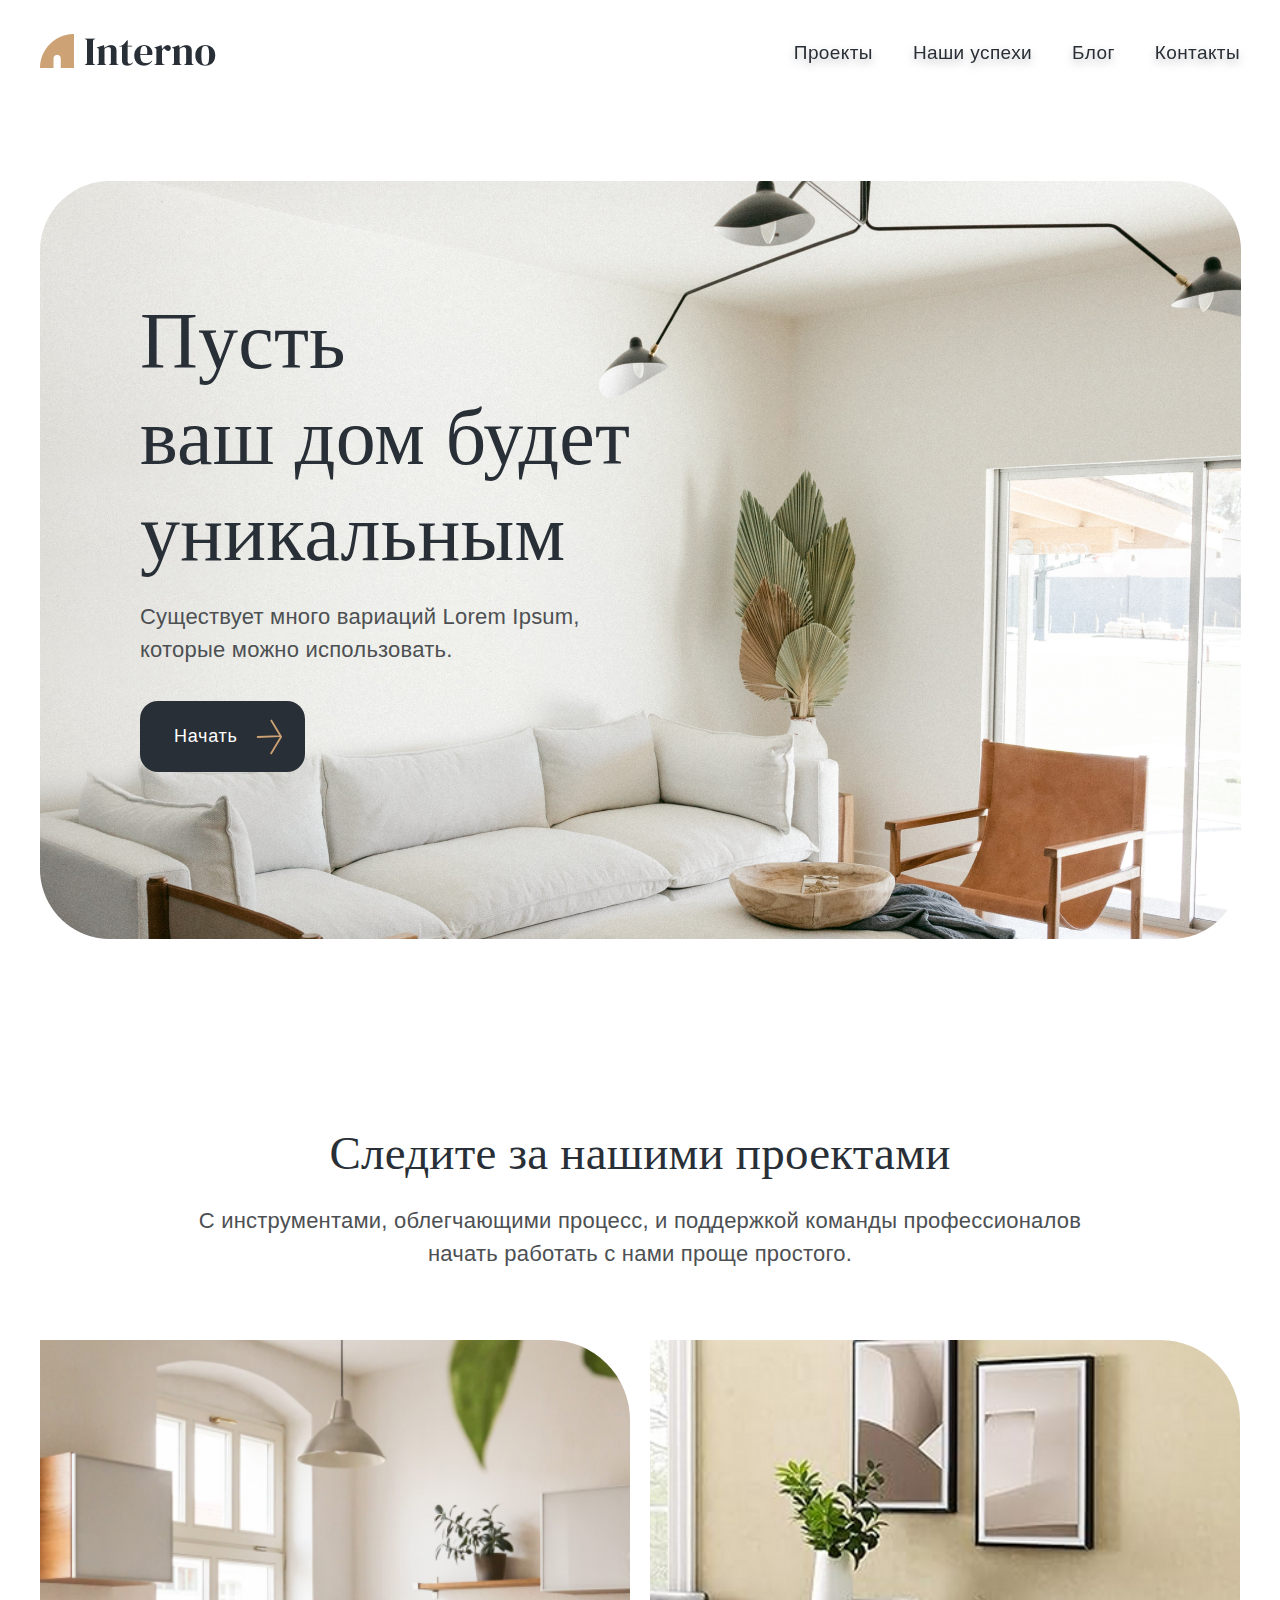
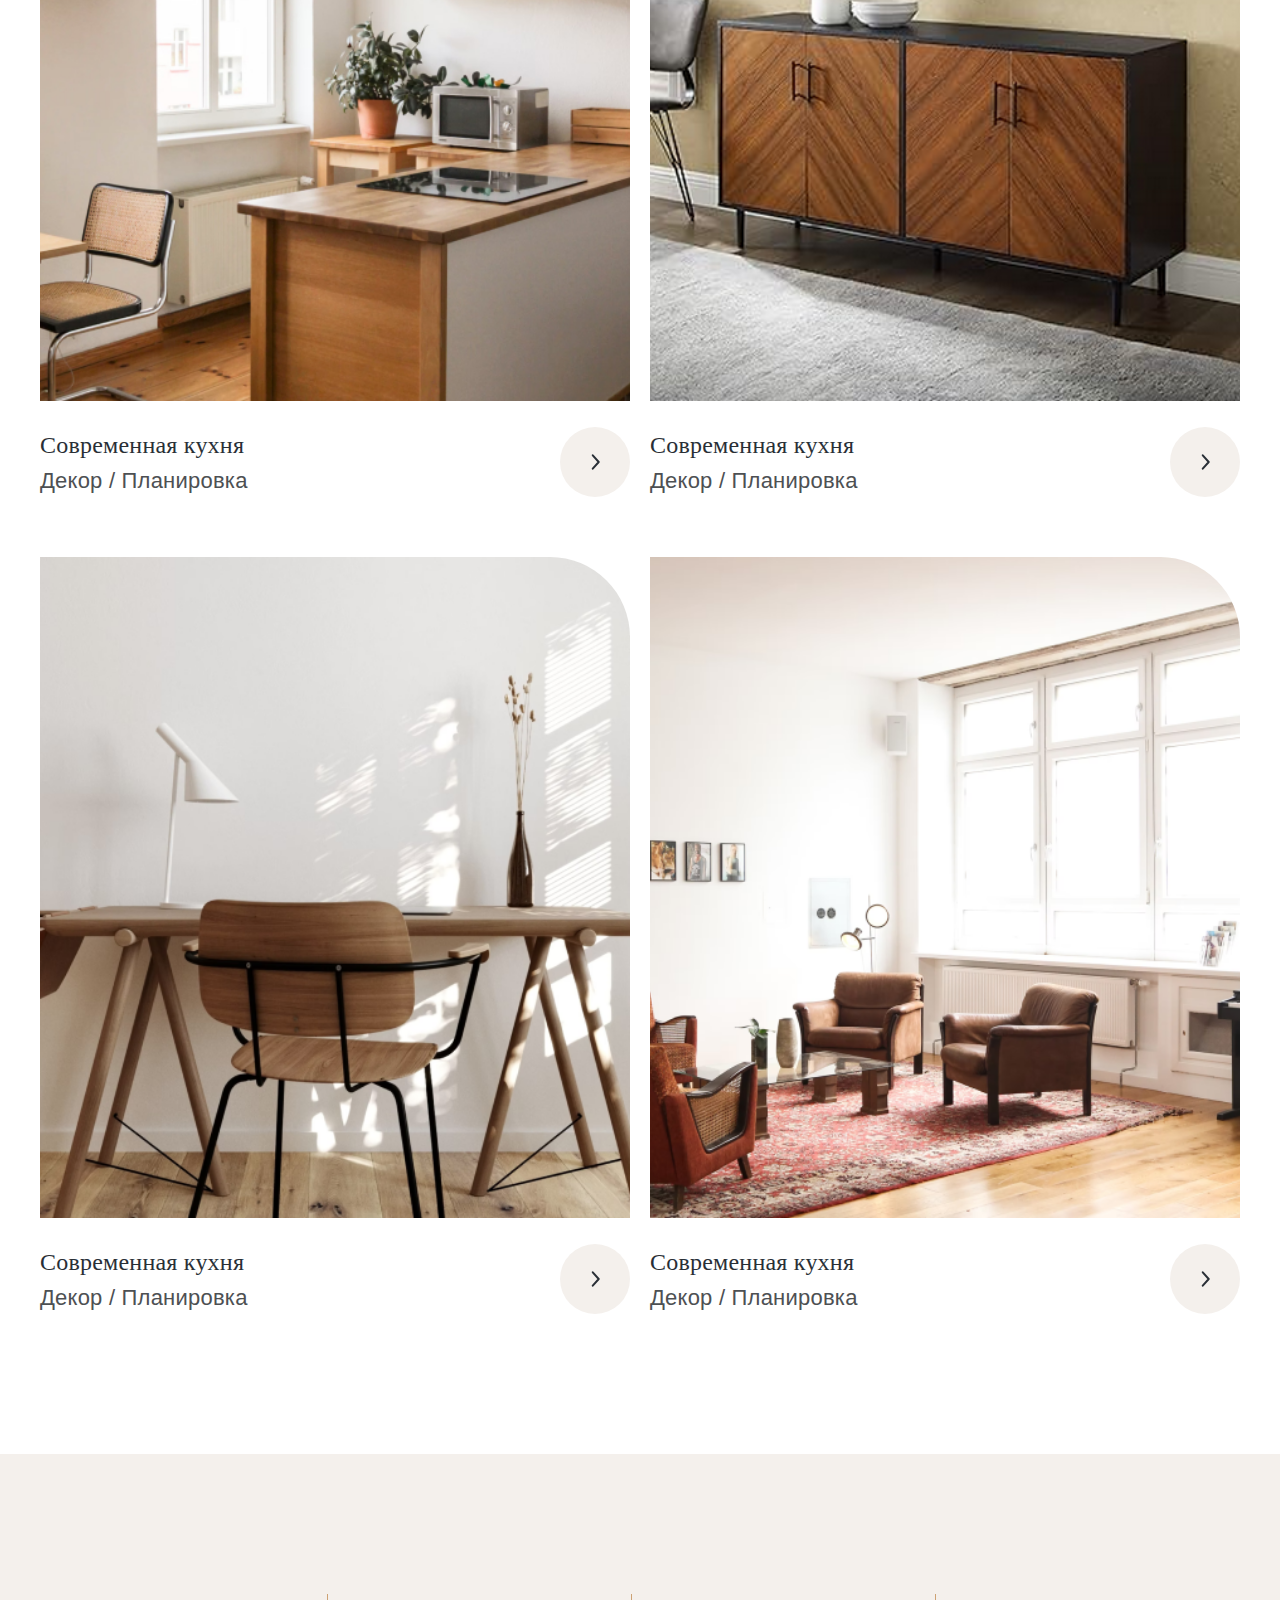
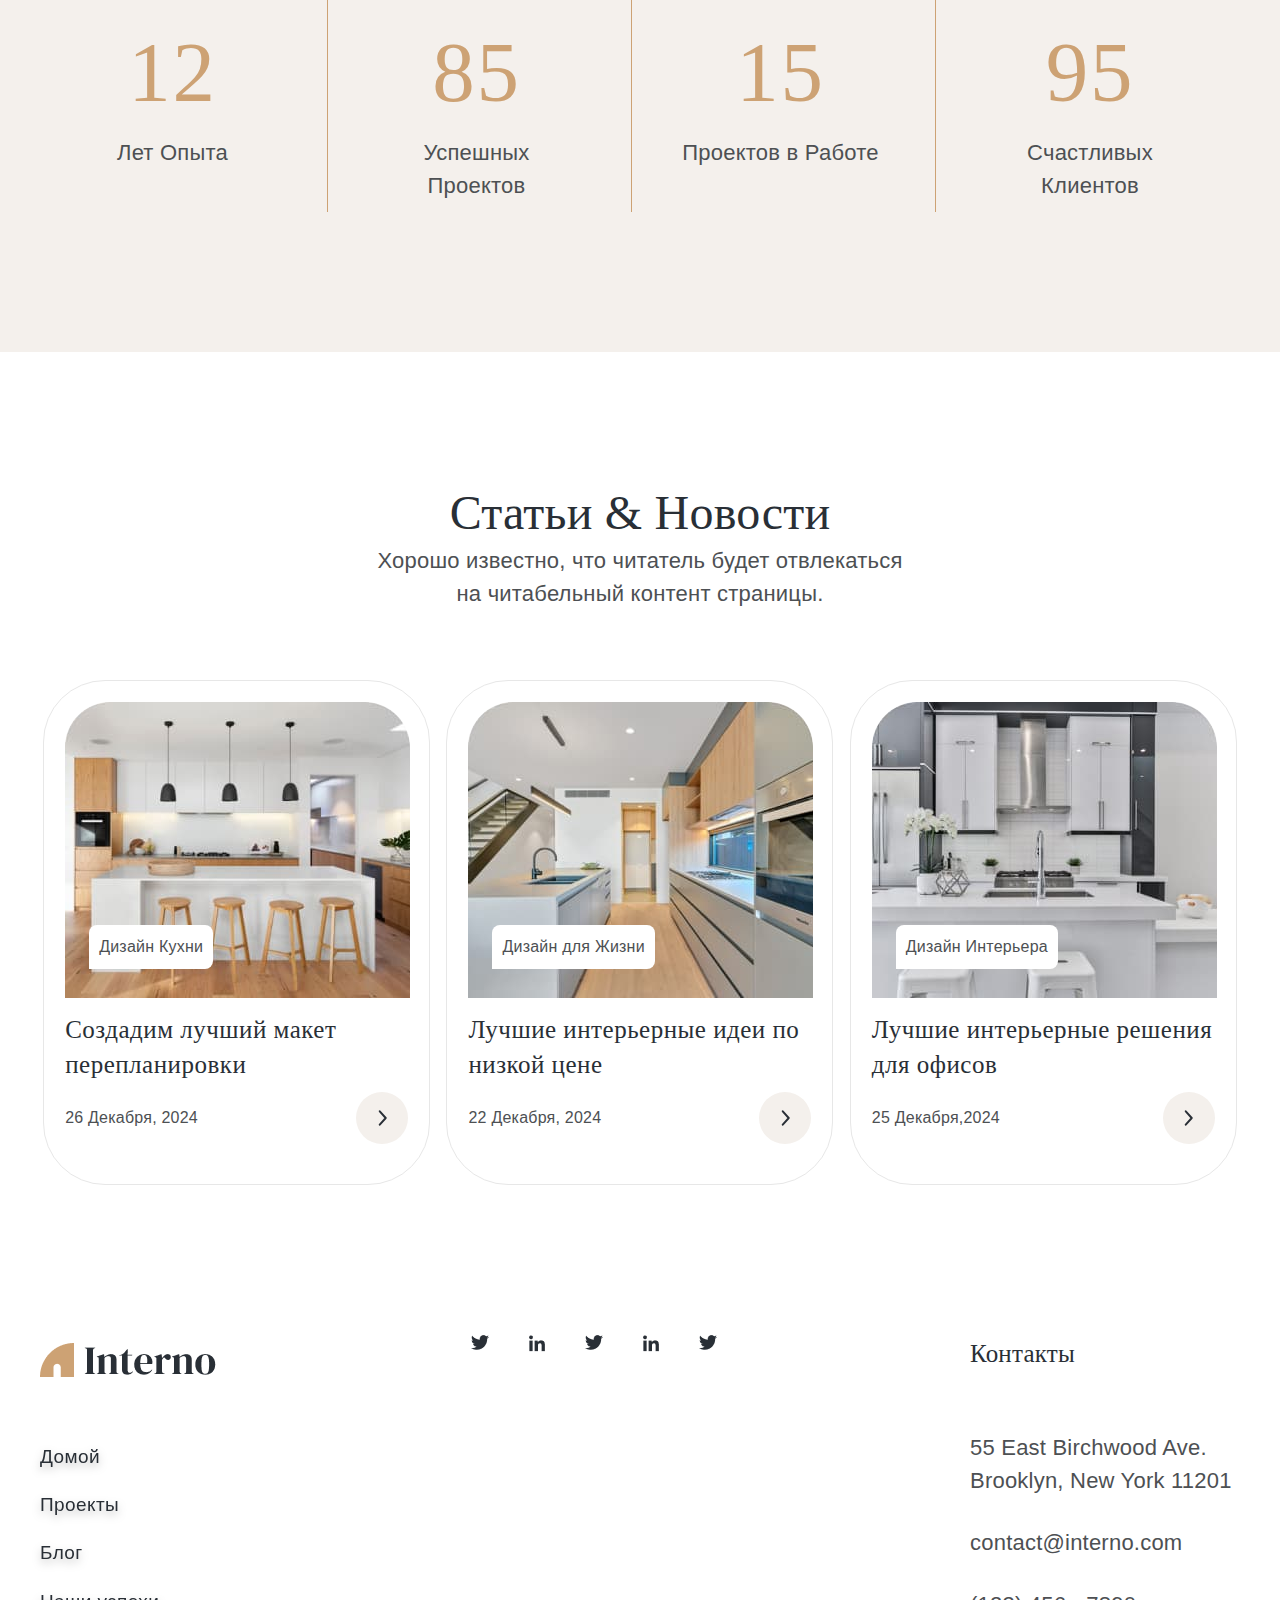
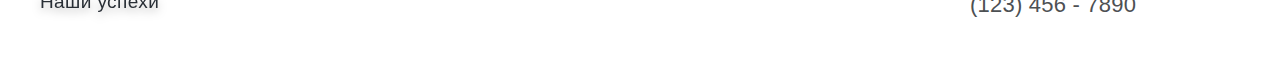
<file: index.html>
<!DOCTYPE html>
<html lang="ru">

<head>
    <meta charset="UTF-8">
    <meta http-equiv="X-UA-Compatible" content="IE=edge">
    <meta name="viewport" content="width=device-width, initial-scale=1.0">
    <title>Главная</title>
    <link rel="icon" type="image/png" href="images/favicon.png">
    <link rel="stylesheet" href="css/main.css">
    <link rel="stylesheet" href="css/media.css">
    <link rel="stylesheet" href="css/normalize.css">
</head>

<body>
    <div class="wrapper">
        <header class="header" id="main-section">
            <div class="container">
                <div class="header__inner">
                    <picture> <img class="header__logo" src="images/logo.png" alt=""> </picture>
                    <nav class="header__nav">
                        <ul class="header__nav-list header__list">
                            <li class="header__list-item"> <a class="header__list-link" href="#project-section">Проекты</a> </li>
                            <li class="header__list-item"> <a class="header__list-link" href="#achievements">Наши успехи</a> </li>
                            <li class="header__list-item"> <a class="header__list-link" href="blog.html#blog-section">Блог</a> </li>
                            <li class="header__list-item"> <a class="header__list-link" href="#contact-section">Контакты</a> </li>
                        </ul>
                        <div class="icon-menu"> <span></span> <span></span> <span></span> </div>
                    </nav>
                    <div class="header__plate"></div>
                </div>
            </div>
        </header>
        <main class="main">
            <section class="main-section">
                <div class="container">
                    <div class="main-section__content">
                        <h1 class="main-section__title">Пусть<br> ваш дом
                            будет уникальным</h1>
                        <p class="main-section__title-text">Существует много вариаций Lorem Ipsum,
                            <br> которые можно использовать.
                        </p> <a class="main-section__btn" href="#">Начать</a>
                    </div>
                </div>
            </section>
            <section class="projects" id="project-section">
                <div class="container">
                    <h2 class="projects__title">Следите за нашими проектами</h2>
                    <p class="projects__title-text">С инструментами, облегчающими процесс, и поддержкой команды профессионалов
                        <br> начать работать с нами проще простого.
                    </p>
                    <div class="projects__items">
                        <div class="projects__item">
                            <div class="project__item-top">
                                <picture> <img class="project__item-img" src="images/project-1.png" alt=""> </picture>
                            </div>
                            <div class="project__item-bottom">
                                <div class="project__item-info project-info">
                                    <h4 class="project-info__name">Современная кухня</h4> <span class="project-info__style">Декор / Планировка</span>
                                </div>
                                <a href="#" class="project__item-btn"></a>
                            </div>
                        </div>
                        <div class="projects__item">
                            <div class="project__item-top">
                                <picture> <img class="project__item-img" src="images/project-2.png" alt=""> </picture>
                            </div>
                            <div class="project__item-bottom">
                                <div class="project__item-info project-info">
                                    <h4 class="project-info__name">Современная кухня</h4> <span class="project-info__style">Декор / Планировка</span>
                                </div>
                                <a href="#" class="project__item-btn"></a>
                            </div>
                        </div>
                        <div class="projects__item">
                            <div class="project__item-top">
                                <picture> <img class="project__item-img" src="images/project-3.png" alt=""> </picture>
                            </div>
                            <div class="project__item-bottom">
                                <div class="project__item-info project-info">
                                    <h4 class="project-info__name">Современная кухня</h4> <span class="project-info__style">Декор / Планировка</span>
                                </div>
                                <a href="#" class="project__item-btn"></a>
                            </div>
                        </div>
                        <div class="projects__item">
                            <div class="project__item-top">
                                <picture> <img class="project__item-img" src="images/project-4.png" alt=""> </picture>
                            </div>
                            <div class="project__item-bottom">
                                <div class="project__item-info project-info">
                                    <h4 class="project-info__name">Современная кухня</h4> <span class="project-info__style">Декор / Планировка</span>
                                </div>
                                <a href="#" class="project__item-btn"></a>
                            </div>
                        </div>
                    </div>
                </div>
            </section>
            <div class="achievements" id="achievements">
                <div class="container">
                    <div class="achievements__inner">
                        <div class="achievements__box">
                            <div class="achievements__number">12</div> <span class="achievements__text">Лет Опыта</span>
                        </div>
                        <div class="achievements__box">
                            <div class="achievements__number">85</div> <span class="achievements__text">Успешных Проектов</span>
                        </div>
                        <div class="achievements__box">
                            <div class="achievements__number">15</div> <span class="achievements__text">Проектов в Работе</span>
                        </div>
                        <div class="achievements__box">
                            <div class="achievements__number">95</div> <span class="achievements__text">Счастливых Клиентов</span>
                        </div>
                    </div>
                </div>
            </div>
            <section class="blogs" id="blog-section">
                <div class="container">
                    <h2 class="blogs__title">Статьи & Новости</h2>
                    <p class="blogs__title-text">Хорошо известно, что читатель будет отвлекаться
                        <br> на читабельный контент страницы.
                    </p>
                    <div class="blogs__inner">
                        <div class="blogs__box">
                            <div class="blogs__box-top">
                                <picture> <img class="blogs__box-img" src="images/blog-1.jpg" alt=""> </picture> <span class="blogs__box-details">Дизайн Кухни</span>
                            </div>
                            <h4 class="blogs__box-title">Создадим лучший макет перепланировки</h4>
                            <div class="blogs__box-bottom">
                                <time datetime="2021-11-23" class="blogs__box-date">26 Декабря, 2024</time>
                                <a class="blogs__box-btn" href="#"></a>
                            </div>
                        </div>
                        <div class="blogs__box">
                            <div class="blogs__box-top">
                                <picture> <img class="blogs__box-img" src="images/blog-2.jpg" alt=""> </picture> <span class="blogs__box-details">Дизайн для Жизни</span>
                            </div>
                            <h4 class="blogs__box-title">Лучшие интерьерные идеи по низкой цене</h4>
                            <div class="blogs__box-bottom">
                                <time datetime="2021-11-23" class="blogs__box-date">22 Декабря, 2024</time>
                                <a class="blogs__box-btn" href="#"></a>
                            </div>
                        </div>
                        <div class="blogs__box">
                            <div class="blogs__box-top">
                                <picture>
                                    <source srcset="images/blog-3.jpg" type="image"><img class="blogs__box-img" src="images/blog-3.jpg" alt="">
                                </picture> <span class="blogs__box-details">Дизайн Интерьера</span>
                            </div>
                            <h4 class="blogs__box-title">Лучшие интерьерные решения для офисов</h4>
                            <div class="blogs__box-bottom">
                                <time datetime="2021-11-23" class="blogs__box-date">25 Декабря,2024</time>
                                <a class="blogs__box-btn" href="#"></a>
                            </div>
                        </div>
                    </div>
                </div>
            </section>
        </main>
        <footer class="footer" id="contact-section">
            <div class="container">
                <div class="footer__inner">
                    <div class="footer__logo">
                        <picture> <img class="footer__logo-img" src="images/logo.png" alt=""> </picture>
                        <br>
                        <br>
                        <br>
                        <p class="footer__logo-text"></p>
                        <div class="header__list-item"> <a class="header__list-link" href="#main-section">Домой</a> </div>
                        <br>
                        <div class="header__list-item"> <a class="header__list-link" href="#project-section">Проекты</a> </div>
                        <br>
                        <div class="header__list-item"> <a class="header__list-link" href="#blog-section">Блог</a> </div>
                        <br>
                        <div class="header__list-item"> <a class="header__list-link" href="#achievements">Наши успехи</a> </div>
                    </div>
                    <ul class="footer__social">
                        <li class="footer__social-item">
                            <a class="footer__social-link" href="#">
                                <picture> <img class="footer__social-link-img" src="images/tw.png" alt=""> </picture>
                            </a>
                        </li>
                        <li class="footer__social-item">
                            <a class="footer__social-link" href="#">
                                <picture> <img class="footer__social-link-img" src="images/li.png" alt=""> </picture>
                            </a>
                        </li>
                        <li class="footer__social-item">
                            <a class="footer__social-link" href="#">
                                <picture> <img class="footer__social-link-img" src="images/tw.png" alt=""> </picture>
                            </a>
                        </li>
                        <li class="footer__social-item">
                            <a class="footer__social-link" href="#">
                                <picture> <img class="footer__social-link-img" src="images/li.png" alt=""> </picture>
                            </a>
                        </li>
                        <li class="footer__social-item">
                            <a class="footer__social-link" href="#">
                                <picture> <img class="footer__social-link-img" src="images/tw.png" alt=""> </picture>
                            </a>
                        </li>
                    </ul>
                    <div class="footer__contacts">
                        <h4 class="footer__contacts-title">Контакты</h4>
                        <br>
                        <br>
                        <p class="footer__contacts-address">55 East Birchwood Ave. Brooklyn, New York 11201</p> <a class="footer__contacts-email" href="mailto:contact@interno.com">contact@interno.com</a> <a href="tel:1234567890" class="footer__contacs-phone">(123) 456 - 7890</a>
                    </div>
                </div>
            </div>
        </footer>
    </div>
</body>

</html>
</file>
<file: css/main.css>
.wrapper {
    display: -webkit-box;
    display: -ms-flexbox;
    display: flex;
    -webkit-box-orient: vertical;
    -webkit-box-direction: normal;
    -ms-flex-direction: column;
    flex-direction: column;
    min-height: 100%;
    box-sizing: border-box;
}

.main {
    -webkit-box-flex: 1;
    -ms-flex: 1 1 auto;
    flex: 1 1 auto
}

.container {
    max-width: 1230px;
    margin: 0 auto;
    padding: 0 15px
}

.header {
    padding: 26px 0 18px
}

.header__inner {
    display: -webkit-box;
    display: -ms-flexbox;
    display: flex;
    -webkit-box-pack: justify;
    -ms-flex-pack: justify;
    justify-content: space-between;
    -webkit-box-align: center;
    -ms-flex-align: center;
    align-items: center
}

.header__plate {
    width: 0;
    height: 0;
    font-size: 0;
    position: absolute
}

.header__list {
    display: -webkit-box;
    display: -ms-flexbox;
    display: flex
}

.header__list-item:not(:last-child) {
    margin-right: 40px
}

.header__list-link {
    font-family: Jost, sans-serif;
    font-weight: 400;
    font-size: 19px;
    line-height: 30px;
    letter-spacing: .4px;
    color: #292f36;
    -webkit-filter: drop-shadow(0 4px 4px rgba(0, 0, 0, .25));
    filter: drop-shadow(0 4px 4px rgba(0, 0, 0, .25));
    -webkit-transition: color .3s;
    -o-transition: color .3s;
    transition: color .3s
}

.icon-menu {
    display: none;
    position: relative;
    width: 30px;
    height: 18px;
    cursor: pointer;
    z-index: 5
}

.icon-menu span {
    -webkit-transition: all .3s ease 0s;
    -o-transition: all .3s ease 0s;
    transition: all .3s ease 0s;
    top: calc(50% - 1px);
    left: 0;
    position: absolute;
    width: 100%;
    height: 2px;
    background-color: #000
}

.icon-menu span:first-child {
    top: 0
}

.icon-menu span:last-child {
    top: auto;
    bottom: 0
}

.icon-menu.icon-menu_active span {
    -webkit-transform: scale(0);
    -ms-transform: scale(0);
    transform: scale(0)
}

.icon-menu.icon-menu_active span:first-child {
    -webkit-transform: rotate(-45deg);
    -ms-transform: rotate(-45deg);
    transform: rotate(-45deg);
    top: calc(50% - 1px)
}

.icon-menu.icon-menu_active span:last-child {
    -webkit-transform: rotate(45deg);
    -ms-transform: rotate(45deg);
    transform: rotate(45deg);
    bottom: calc(50% - 1px)
}

.main-section {
    background-image: url(../images/main-bg.png);
    background-repeat: no-repeat;
    background-size: 1201px;
    /*    background-size: cover;*/
    background-position: center;
    min-height: 100vh;
    margin-bottom: 100px
}

.main-section__title {
    font-family: Lobster, cursive;
    font-weight: 400;
    font-size: 80px;
    line-height: 96px;
    letter-spacing: .22px;
    color: #292f36;
    margin-bottom: 19px
}

.main-section__title-text {
    font-family: Jost, sans-serif;
    font-weight: 400;
    font-size: 22px;
    line-height: 33px;
    letter-spacing: .22px;
    color: #4d5053;
    margin-bottom: 35px
}

.main-section__btn {
    color: #fff;
    display: inline-block;
    font-weight: 400;
    font-family: Jost, sans-serif;
    font-size: 18px;
    line-height: 27px;
    letter-spacing: .72px;
    background-color: #292f36;
    padding: 22px 67px 22px 34px;
    border-radius: 18px;
    position: relative;
    -webkit-transition: text-shadow .3s;
    -o-transition: text-shadow .3s;
    transition: text-shadow .3s
}

.main-section__btn::before {
    content: "";
    width: 29px;
    height: 36px;
    background-image: url(../images/contact-arrow-brown.svg);
    background-repeat: no-repeat;
    position: absolute;
    background-size: contain;
    right: 20px;
    top: 50%;
    -webkit-transform: translateY(-50%);
    -ms-transform: translateY(-50%);
    transform: translateY(-50%)
}

.main-section__content {
    max-width: 600px;
    width: 100%;
    padding-top: 195px;
    padding-bottom: 250px;
    margin-left: 100px;
}

@supports ((-webkit-appearance:none) or (-moz-appearance:none) or (appearance:none)) {
    .main-section {
        background-image: url(../images/main-bg.jpg)
    }
}

.projects {
    overflow-x: hidden;
    padding-bottom: 140px
}

.projects__title {
    font-family: Lobster, cursive;
    text-align: center;
    font-weight: 400;
    font-size: 47px;
    line-height: 62px;
    letter-spacing: .22px;
    color: #292f36;
    margin-bottom: 20px
}

.projects__title-text {
    font-family: Jost, sans-serif;
    text-align: center;
    font-weight: 400;
    font-size: 22px;
    line-height: 33px;
    letter-spacing: .22px;
    color: #4d5053;
    margin-bottom: 70px
}

.projects__items {
    display: -webkit-box;
    display: -ms-flexbox;
    display: flex;
    -ms-flex-wrap: wrap;
    flex-wrap: wrap;
    -webkit-box-pack: justify;
    -ms-flex-pack: justify;
    justify-content: space-between;
    row-gap: 60px
}

.projects__item {
    max-width: 590px;
    width: 100%
}

.project__item-top {
    border-radius: 0 80px 0 0;
    height: 661px;
    overflow: hidden
}

.project__item-img {
    width: 100%;
    height: 100%;
    -o-object-fit: cover;
    object-fit: cover
}

.project__item-bottom {
    display: -webkit-box;
    display: -ms-flexbox;
    display: flex;
    -webkit-box-pack: justify;
    -ms-flex-pack: justify;
    justify-content: space-between;
    -webkit-box-align: center;
    -ms-flex-align: center;
    align-items: center;
    padding-top: 25px
}

.project__item-btn {
    width: 70px;
    height: 70px;
    border-radius: 50%;
    background-color: #f4f0ec;
    position: relative;
    display: -webkit-box;
    display: -ms-flexbox;
    display: flex;
    -webkit-box-align: center;
    -ms-flex-align: center;
    align-items: center;
    -webkit-box-pack: center;
    -ms-flex-pack: center;
    justify-content: center
}

.project__item-btn::before {
    content: "";
    width: 9px;
    height: 16px;
    background-image: url(../images/arrow-right-icon.svg);
    position: absolute
}

.project-info__name {
    font-family: Lobster, cursive;
    font-weight: 400;
    font-size: 24px;
    line-height: 38px;
    letter-spacing: .22px;
    color: #292f36
}

.project-info__style {
    font-family: Jost, sans-serif;
    font-weight: 400;
    font-size: 22px;
    line-height: 33px;
    letter-spacing: .22px;
    color: #4d5053
}

.achievements {
    padding: 140px 0;
    background-color: #f4f0ec;
    margin-bottom: 130px
}

.achievements__inner {
    display: -webkit-box;
    display: -ms-flexbox;
    display: flex;
    -webkit-box-pack: justify;
    -ms-flex-pack: justify;
    justify-content: space-between
}

.achievements__box {
    max-width: 288px;
    width: 100%;
    text-align: center;
    padding: 14px 55px 10px 33px
}

.achievements__box:not(:last-child) {
    border-right: 1px solid #cda274
}

.achievements__box:last-child {
    padding: 14px 45px 10px 33px
}

.achievements__number {
    font-family: Lobster, cursive;
    font-weight: 400;
    font-size: 85px;
    line-height: 128px;
    letter-spacing: 1.7px;
    color: #cda274
}

.achievements__text {
    font-family: Jost, sans-serif;
    font-size: 22px;
    line-height: 33px;
    letter-spacing: .22px;
    color: #4d5053
}

.blogs {}

.blogs__inner {
    -webkit-box-pack: center;
    -ms-flex-pack: center;
    justify-content: center
}

.blogs__box {
    max-width: 100%
}

.blogs__box-top {
    width: 100%
}

.footer {
    -webkit-box-flex: 0;
    -ms-flex: 0 0 auto;
    flex: 0 0 auto
}

.footer {
    padding-top: 50px;
    padding-bottom: 50px
}

.footer__inner {
    display: -webkit-box;
    display: -ms-flexbox;
    display: flex;
    -webkit-box-pack: justify;
    -ms-flex-pack: justify;
    justify-content: space-between;
    -webkit-box-align: start;
    -ms-flex-align: start;
    align-items: flex-start;
    -ms-flex-wrap: wrap;
    flex-wrap: wrap;
    -webkit-column-gap: 40px;
    -moz-column-gap: 40px;
    column-gap: 40px;
    row-gap: 50px
}

.footer__logo-img {
    margin-bottom: 15px
}

.footer__logo-text {
    font-family: Jost, sans-serif;
    max-width: 326px;
    width: 100%;
    font-weight: 400;
    font-size: 22px;
    line-height: 33px;
    letter-spacing: .22px;
    color: #4d5053
}

.footer__social {
    display: -webkit-box;
    display: -ms-flexbox;
    display: flex
}

.footer__social-item:not(:last-child) {
    margin-right: 40px
}

.footer__contacts {
    max-width: 270px;
    width: 100%
}

.footer__contacts-title {
    font-family: Lobster, cursive;
    font-weight: 400;
    font-size: 25px;
    line-height: 38px;
    letter-spacing: .22px;
    color: #292f36;
    margin-bottom: 21px
}

.footer__contacs-phone,
.footer__contacts-address,
.footer__contacts-email {
    font-family: Jost, sans-serif;
    font-weight: 400;
    font-size: 22px;
    line-height: 33px;
    letter-spacing: .22px;
    color: #4d5053;
    margin-bottom: 29px
}

.footer__contacts-email {
    display: block
}

.footer__logo-img {
    margin-bottom: 60px
}

.footer {
    padding-top: 50px;
    padding-bottom: 50px
}

.footer__inner {
    display: -webkit-box;
    display: -ms-flexbox;
    display: flex;
    -webkit-box-pack: justify;
    -ms-flex-pack: justify;
    justify-content: space-between;
    -webkit-box-align: start;
    -ms-flex-align: start;
    align-items: flex-start;
    -ms-flex-wrap: wrap;
    flex-wrap: wrap;
    -webkit-column-gap: 40px;
    -moz-column-gap: 40px;
    column-gap: 40px;
    row-gap: 50px
}

.footer__logo-img {
    margin-bottom: 15px
}

.footer__logo-text {
    font-family: Jost, sans-serif;
    max-width: 326px;
    width: 100%;
    font-weight: 400;
    font-size: 22px;
    line-height: 33px;
    letter-spacing: .22px;
    color: #4d5053
}

.footer__social {
    display: -webkit-box;
    display: -ms-flexbox;
    display: flex
}

.footer__social-item:not(:last-child) {
    margin-right: 40px
}

.footer__contacts {
    max-width: 270px;
    width: 100%
}

.footer__contacts-title {
    font-family: Lobster, cursive;
    font-weight: 400;
    font-size: 25px;
    line-height: 38px;
    letter-spacing: .22px;
    color: #292f36;
    margin-bottom: 21px
}

.footer__contacs-phone,
.footer__contacts-address,
.footer__contacts-email {
    font-family: Jost, sans-serif;
    font-weight: 400;
    font-size: 22px;
    line-height: 33px;
    letter-spacing: .22px;
    color: #4d5053;
    margin-bottom: 29px
}

.footer__contacts-email {
    display: block
}

.blogs {
    margin-bottom: 100px
}

.blogs__title {
    font-family: Lobster, cursive;
    font-weight: 400;
    font-size: 48px;
    line-height: 62px;
    text-align: center;
    letter-spacing: .22px;
    color: #292f36
}

.blogs__title-text {
    font-family: Jost, sans-serif;
    font-weight: 400;
    font-size: 22px;
    line-height: 33px;
    text-align: center;
    letter-spacing: .22px;
    color: #4d5053;
    margin-bottom: 70px
}

.blogs__inner {
    display: -webkit-box;
    display: -ms-flexbox;
    display: flex;
    -ms-flex-wrap: wrap;
    flex-wrap: wrap;
    -ms-flex-pack: distribute;
    justify-content: space-around;
    -webkit-column-gap: 10px;
    -moz-column-gap: 10px;
    column-gap: 10px;
    row-gap: 40px
}

.blogs__box {
    max-width: 387px;
    width: 100%;
    border: 1px solid #e7e7e7;
    border-radius: 62px;
    padding: 21px 21px 40px 21px
}

.blogs__box-top {
    width: 345px;
    height: 296px;
    overflow: hidden;
    border-radius: 45px 45px 0 0;
    margin-bottom: 14px;
    position: relative
}

.blogs__box-img {
    width: 100%;
    height: 100%;
    -o-object-fit: cover;
    object-fit: cover
}

.blogs__box-details {
    display: inline-block;
    font-family: Jost, sans-serif;
    font-weight: 400;
    font-size: 16px;
    line-height: 24px;
    letter-spacing: .22px;
    color: #4d5053;
    background: #fff;
    border-radius: 8px 8px 8px 0;
    padding: 10px;
    position: absolute;
    left: 24px;
    bottom: 29px
}

.blogs__box-title {
    font-family: Lobster, cursive;
    font-weight: 400;
    font-size: 25px;
    line-height: 35px;
    letter-spacing: .5px;
    color: #292f36;
    margin-bottom: 10px
}

.blogs__box-bottom {
    display: -webkit-box;
    display: -ms-flexbox;
    display: flex;
    -webkit-box-pack: justify;
    -ms-flex-pack: justify;
    justify-content: space-between;
    -webkit-box-align: center;
    -ms-flex-align: center;
    align-items: center
}

.blogs__box-date {
    font-family: Jost, sans-serif;
    font-weight: 400;
    font-size: 16px;
    line-height: 24px;
    letter-spacing: .22px;
    color: #4d5053
}

.blogs__box-btn {
    width: 52px;
    height: 52px;
    border-radius: 50%;
    background-color: #f4f0ec;
    position: relative;
    display: -webkit-box;
    display: -ms-flexbox;
    display: flex;
    -webkit-box-align: center;
    -ms-flex-align: center;
    align-items: center;
    -webkit-box-pack: center;
    -ms-flex-pack: center;
    justify-content: center
}

.blogs__box-btn::before {
    content: "";
    width: 9px;
    height: 16px;
    background-image: url(../images/arrow-right-icon.svg);
    position: absolute
}


/* -------- blog.html ---------------------------- */

.container-blog {
    max-width: 1230px;
    margin: 0 auto;
}

.main-blog-section {
    background-image: url(../images/main-blog-bg.jpg);
    background-repeat: no-repeat;
    background-size: 1201px;
    background-position: top;
    min-height: 1vh;
    margin-bottom: 100px
}

.blog__inner {
    display: -webkit-box;
    display: -ms-flexbox;
    display: flex;
    -ms-flex-wrap: wrap;
    flex-wrap: wrap;
    -ms-flex-pack: distribute;
    justify-content: space-around;
    -webkit-column-gap: 10px;
    -moz-column-gap: 10px;
    column-gap: 10px;
    row-gap: 40px;
    max-width: 1230px;
    margin: 0 auto;
}

.main-blog-section__content {
    width: 100%;
    padding-top: 195px;
    padding-bottom: 150px;
}

.main-blog-section__title {
    font-family: Lobster, cursive;
    font-weight: 400;
    font-size: 60px;
    line-height: 62px;
    text-align: center;
    letter-spacing: .22px;
    color: #292f36;
    margin-top: 40px;
}

.blogs__box-up {
    width: 100%;
    /*height: 296px;*/
    overflow: hidden;
    border-radius: 45px 45px 0 0;
    margin-bottom: 14px;
    position: relative
}

.blog__box-up {
    max-width: 1201px;
    width: 100%;
    max-height: 900px;
    border: 1px solid #e7e7e7;
    border-radius: 62px;
    padding: 21px 21px 40px 21px;
}

.blog__box-img-up {
    max-width: 500px;
    max-height: 478px;
    -o-object-fit: cover;
    object-fit: cover
}

.blog__inner {
    display: flex;
    flex-wrap: wrap;
    justify-content: space-around;
    gap: 10px 40px;
}

.blogs__box-up {
    width: 100%;
    overflow: hidden;
    border-radius: 45px 45px 0 0;
    margin-bottom: 14px;
    position: relative;
}

.blog__box-up {
    max-width: 1201px;
    width: 100%;
    max-height: 900px;
    border: 1px solid #e7e7e7;
    border-radius: 62px;
    padding: 21px;
}

.blog__box-img-up {
    max-width: 500px;
    max-height: 478px;
    object-fit: cover;
}

.blogs__box-news {
    display: flex;
    flex-direction: column;
    justify-content: space-between;
    flex: 1;
    padding-left: 20px;
}

.blogs__box-title {
    font-family: Lobster, cursive;
    font-weight: 400;
    font-size: 25px;
    line-height: 35px;
    letter-spacing: .5px;
    color: #292f36;
    margin-bottom: 10px;
}

.blog__box-text {
    font-size: 18px;
    line-height: 1.7;
}

.blogs__box-bottom {
    display: flex;
    justify-content: space-between;
    align-items: center;
}

.blogs__box-date {
    font-family: Jost, sans-serif;
    font-weight: 400;
    font-size: 16px;
    line-height: 24px;
    letter-spacing: .22px;
    color: #4d5053;
}

.blogs__box-btn {
    width: 52px;
    height: 52px;
    border-radius: 50%;
    background-color: #f4f0ec;
    position: relative;
    display: flex;
    align-items: center;
    justify-content: center;
}

.blog__box-content {
    display: flex;
    align-items: flex-start;
    flex-direction: column;
}

.blogs__box-bottom {
    display: flex;
    justify-content: space-between;
    align-items: center;
}


/* ----------------- blog-details --------------- */

.main-blog-details-section {
    background-image: url(../images/main-blog-details-bg.jpg);
    background-repeat: no-repeat;
    background-size: 1201px;
    background-position: top;
    height: 280px;
}

.main-blog-details {
    display: flex;
    max-width: 1201px;
    margin: 0 auto;
}

.blog-details {
    max-width: 800px;
    overflow-y: auto;
    margin-right: 50px;
    /*margin-left: 50px;*/
}

.sidebar {
    width: 345px;
    height: 165px;
    position: fixed;
    top: 390px;
    /* Центрирование sidebar относительно контента */
    right: calc(50% - 600.5px);
}

.sidebar h2 {
    font-family: Lobster, cursive;
    margin-top: 0;
    font-size: 24px;
    font-weight: 200;
    margin-bottom: 10px;
}

.sidebar button {
    width: 48%;
    height: 35px;
    background-color: #ccc;
    border: none;
    margin-right: 5px;
    margin-bottom: 5px;
    border-radius: 5px;
    cursor: pointer;
    color: black;
}

.sidebar button:focus {
    color: white;
}

.blog-details h2 {
    font-family: Lobster, cursive;
    font-size: 50px;
    font-weight: 200;
    margin-bottom: 30px;
}

.blog-details__article-img {
    margin-bottom: 50px;
}

.blog-details__article-date {
    font-family: Lobster, cursive;
    font-size: 20px;
    font-weight: 200;
    /*margin-bottom: 30px;*/
}

.blog-details__article-tags {
    font-family: Lobster, cursive;
    font-size: 16px;
    font-weight: 200;
    margin-top: 10px;
    margin-bottom: 30px;
}

.blog-details__article-text {
    margin-bottom: 50px;
}
</file>
<file: css/media.css>
/*---------------------------------------------- @media----------*/

@media (max-width:1240px) {
    .projects__item {
        max-width: 560px
    }
}


/*---------------------------------------------- @media----------*/

@media (max-width:1200px) {
    .challenge {
        position: relative;
        background-size: cover;
        z-index: 2
    }
    .challenge::before {
        content: "";
        position: absolute;
        width: 100%;
        height: 100%;
        background-color: rgba(205, 162, 116, .7)
    }
    .challenge__content {
        position: relative;
        z-index: 10;
        padding-top: 30px;
        padding-bottom: 30px
    }
    .phone__box-number {
        color: #fff
    }
    .challenge__title-text {
        color: #fff
    }
}


/*---------------------------------------------- @media----------*/

@media (max-width:1160px) {
    .projects__item {
        max-width: 530px
    }
}


/*---------------------------------------------- @media----------*/

@media (max-width:1120px) {
    .reviews-box {
        padding: 56px 35px 45px 35px
    }
    .projects__item {
        max-width: 590px
    }
    .projects__items {
        -webkit-box-pack: center;
        -ms-flex-pack: center;
        justify-content: center
    }
}


/*---------------------------------------------- @media----------*/

@media (max-width:1000px) {
    .reviews__inner {
        -ms-flex-pack: distribute;
        justify-content: space-around;
        -ms-flex-wrap: wrap;
        flex-wrap: wrap;
        row-gap: 30px
    }
    .brands__inner {
        -ms-flex-wrap: wrap;
        flex-wrap: wrap
    }
}


/*---------------------------------------------- @media----------*/

@media (max-width:940px) {
    .services__box {
        padding: 30px 30px 40px 30px
    }
    .services__inner {
        -ms-flex-wrap: wrap;
        flex-wrap: wrap;
        -webkit-box-pack: center;
        -ms-flex-pack: center;
        justify-content: center
    }
    .achievements__box {
        padding: 14px 20px 10px 20px
    }
    .achievements__box:not(:last-child) {
        border: 0
    }
    .achievements__inner {
        -ms-flex-wrap: wrap;
        flex-wrap: wrap
    }
}


/*---------------------------------------------- @media----------*/

@media (max-width:840px) {
    .header {
        position: relative;
        z-index: 10
    }
    .header__plate {
        position: absolute;
        top: 0;
        bottom: 0;
        left: 0;
        right: 0;
        width: 100%;
        height: 100%;
        background-color: #acaaa8;
        z-index: 1
    }
    .header__logo {
        position: relative;
        z-index: 2
    }
    .icon-menu {
        display: block
    }
    .header__list {
        position: fixed;
        display: block;
        left: 0;
        right: 0;
        top: -200%;
        width: 100%;
        height: 100%;
        text-align: center;
        z-index: 1;
        background-color: #91724e;
        padding-top: 35px;
        padding-bottom: 20px;
        -webkit-transition: top .3s;
        -o-transition: top .3s;
        transition: top .3s;
        padding-bottom: 120px;
        overflow: auto
    }
    .header__list .header__list-item:not(:last-child) {
        margin-right: 0;
        margin-bottom: 20px
    }
    .header__list.header__list_active {
        top: 98px
    }
    .header__list-link {
        color: #fff
    }
    .main-section {
        margin-bottom: 80px
    }
    .main-section__content {
        max-width: 100%;
        text-align: center;
        padding-top: 100px;
        padding-bottom: 100px;
    }
    .main-section__title {
        margin-bottom: 50px
    }
    .main-section__title-text {
        margin-bottom: 70px
    }
    .main-section__btn {
        width: 80%
    }
    .services__box {
        padding: 0 0 40px 0
    }
    .services__box-text {
        margin-bottom: 28px
    }
    .services {
        margin-bottom: 80px
    }
    .challenge__content {
        text-align: center;
        max-width: 100%;
        padding-top: 30px;
        padding-bottom: 30px
    }
    .challenge {
        margin-bottom: 80px
    }
    .challenge__btn {
        width: 80%
    }
    .phone__box {
        -webkit-box-pack: center;
        -ms-flex-pack: center;
        justify-content: center
    }
    .reviews__inner {
        display: block;
        text-align: center
    }
    .reviews-box {
        max-width: 100%
    }
    .reviews-box:not(:last-child) {
        margin-bottom: 40px
    }
    .reviews {
        margin-bottom: 80px
    }
    .reviews__container {
        padding-top: 80px;
        padding-bottom: 100px
    }
    .brands {
        margin-bottom: 70px
    }
    .project__item-top {
        height: auto
    }
    .projects {
        padding-bottom: 100px
    }
    .blogs__inner {
        -webkit-box-pack: center;
        -ms-flex-pack: center;
        justify-content: center
    }
    .blogs__box {
        max-width: 100%
    }
    .blogs__box-top {
        width: 100%
    }
    .achievements {
        padding: 80px 0;
        margin-bottom: 80px
    }
    .join__btn {
        max-width: 100%;
        text-align: center
    }
    .join__container {
        padding-top: 60px;
        padding-bottom: 40px
    }
    .join__title {
        margin-bottom: 30px
    }
    .footer__logo-img {
        margin-bottom: 60px
    }
    .join__title-text {
        margin-bottom: 60px
    }
    .blogs__title {
        margin-bottom: 30px
    }
    .footer__inner {
        display: block;
        text-align: center
    }
    .footer__logo-text {
        max-width: 100%;
        margin-bottom: 50px
    }
    .footer__social {
        -webkit-box-pack: center;
        -ms-flex-pack: center;
        justify-content: center;
        margin-bottom: 50px
    }
    .footer__contacts {
        margin: 0 auto
    }
}


/*---------------------------------------------- @media----------*/

@media (max-width:790px) {
    .main-section__title {
        font-size: 60px;
        line-height: 70px
    }
}


/*---------------------------------------------- @media----------*/

@media (max-width:580px) {
    .main-section__title {
        font-size: 40px;
        line-height: 50px
    }
    .main-section__title {
        margin-bottom: 50px
    }
    .main-section__title-text {
        margin-bottom: 70px;
        font-size: 20px;
        line-height: 30px
    }
    .main-section__btn {
        line-height: 20px
    }
    .main-section {
        margin-bottom: 40px
    }
    .services__box-title {
        font-size: 22px;
        line-height: 36px
    }
    .services__box-text {
        font-size: 18px;
        line-height: 29px;
        margin-bottom: 28px
    }
    .services {
        margin-bottom: 40px
    }
    .challenge__title {
        font-size: 40px
    }
    .challenge__title-text {
        font-size: 18px
    }
    .challenge {
        margin-bottom: 80px
    }
    .phone__box-img {
        height: 70px;
        width: 70px
    }
    .phone__box-icon {
        width: 28px;
        height: 28px
    }
    .phone__box-number {
        font-size: 20px
    }
    .challenge__btn {
        width: 100%;
        line-height: 20px
    }
    .reviews__title {
        font-size: 40px
    }
    .reviews-box__name {
        font-size: 22px
    }
    .reviews-box__text {
        font-size: 18px;
        line-height: 25px
    }
    .reviews-box {
        padding: 30px 10px 20px 10px
    }
    .reviews__container {
        padding-top: 40px;
        padding-bottom: 60px
    }
    .reviews {
        margin-bottom: 80px
    }
    .brands__inner {
        display: block
    }
    .brand__img {
        display: block;
        margin: 0 auto;
        margin-bottom: 50px
    }
    .brands {
        margin-bottom: 40px
    }
    .projects__title {
        font-size: 40px
    }
    .projects__title-text {
        font-size: 20px;
        margin-bottom: 40px
    }
    .project-info__name {
        font-size: 22px;
        line-height: 28px
    }
    .project-info__style {
        font-size: 20px
    }
    .project__item-btn {
        width: 60px;
        height: 60px;
        -ms-flex-negative: 0;
        flex-shrink: 0
    }
    .project__item-bottom {
        -webkit-column-gap: 30px;
        -moz-column-gap: 30px;
        column-gap: 30px
    }
    .project__item-top {
        max-height: 560px
    }
    .achievements__inner {
        -webkit-box-pack: center;
        -ms-flex-pack: center;
        justify-content: center
    }
    .achievements__number {
        font-size: 60px;
        line-height: 100px
    }
    .blogs__box-title {
        font-size: 22px;
        line-height: 30px
    }
    .blogs__box {
        padding: 21px
    }
    .blogs__box-btn {
        width: 40px;
        height: 40px
    }
    .blogs__title {
        font-size: 40px;
        margin-bottom: 30px
    }
    .blogs__title-text {
        margin-bottom: 40px
    }
    .blogs {
        margin-bottom: 60px
    }
    .join {
        margin-bottom: 40px
    }
    .join__title {
        font-size: 40px;
        line-height: 55px
    }
    .projects {
        padding-bottom: 60px
    }
    .achievements {
        padding: 40px 0;
        margin-bottom: 40px
    }
    .footer {
        padding-top: 20px
    }
    .footer__logo-img {
        margin-bottom: 40px
    }
}


/*---------------------------------------------- @media----------*/

@media print,
@media (any-hover:hover) {
    .header__list-link:hover {
        color: #cda274
    }
    .main-section__btn:hover {
        text-shadow: 0 0 2vw rgba(255, 255, 255, .5), 0 0 5vw #09f
    }
    .services__box-more:hover {
        text-shadow: 0 0 2vw rgba(143, 11, 11, .5019607843), 0 0 5vw #deec0f
    }
    .challenge__btn:hover {
        text-shadow: 0 0 2vw rgba(255, 255, 255, .5), 0 0 5vw #09f
    }
    .join__btn:hover {
        text-shadow: 0 0 2vw rgba(255, 255, 255, .5), 0 0 5vw #09f
    }
}


/*-------------------- blog -----------------------*/
</file>
